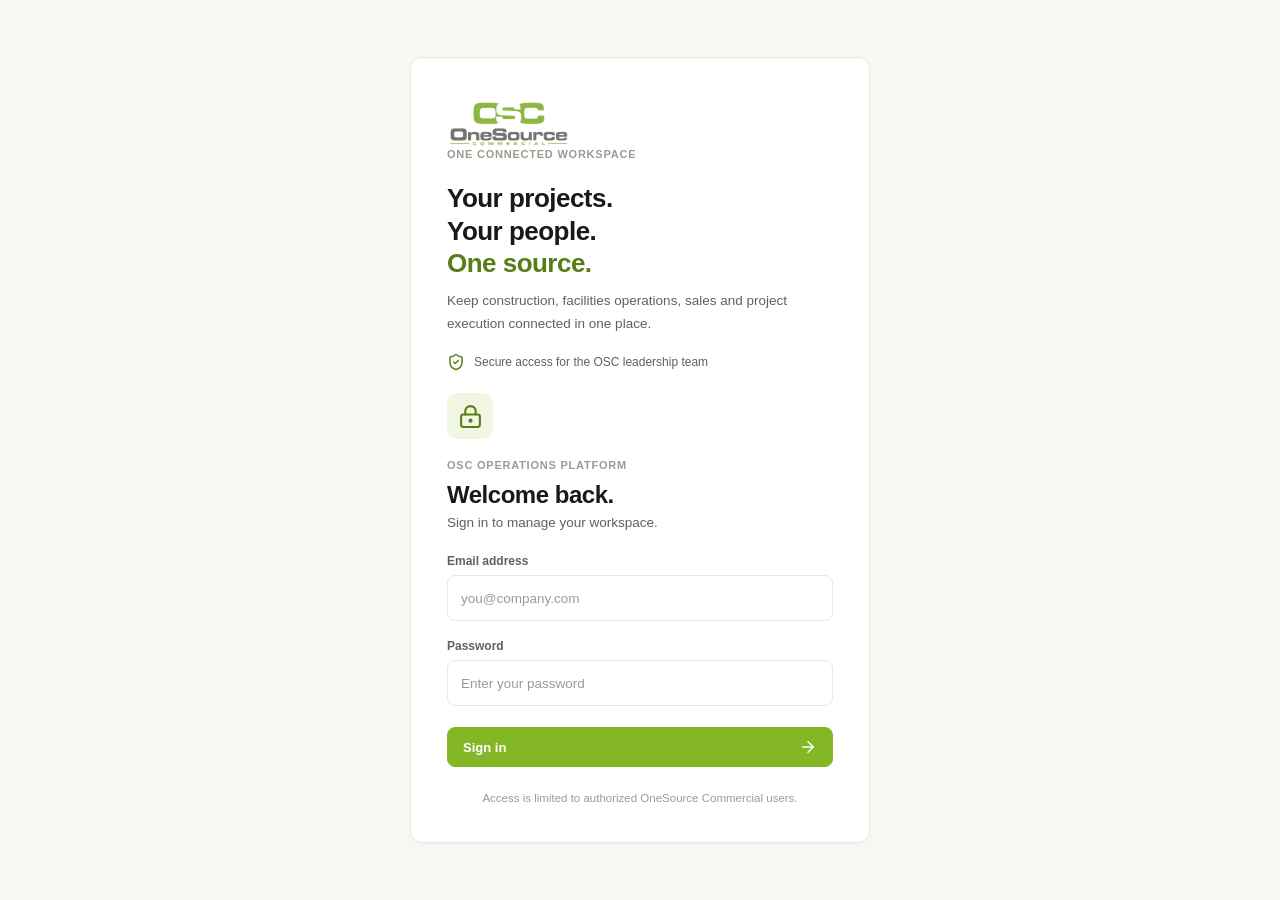
<file: index.html>
<!doctype html>
<html lang="en">
  <head>
    <meta charset="UTF-8" />
    <meta name="viewport" content="width=device-width, initial-scale=1, viewport-fit=cover" />
    <meta name="theme-color" content="#000000" />
    <meta name="description" content="OneSource Commercial business operations platform." />
    <title>OSC | OneSource Commercial</title>
    <script type="module" crossorigin src="/assets/index-DLXqfjLJ.js"></script>
    <link rel="stylesheet" crossorigin href="/assets/index-TkzuoEkD.css">
  </head>
  <body>
    <div id="root"></div>
  </body>
</html>
</file>
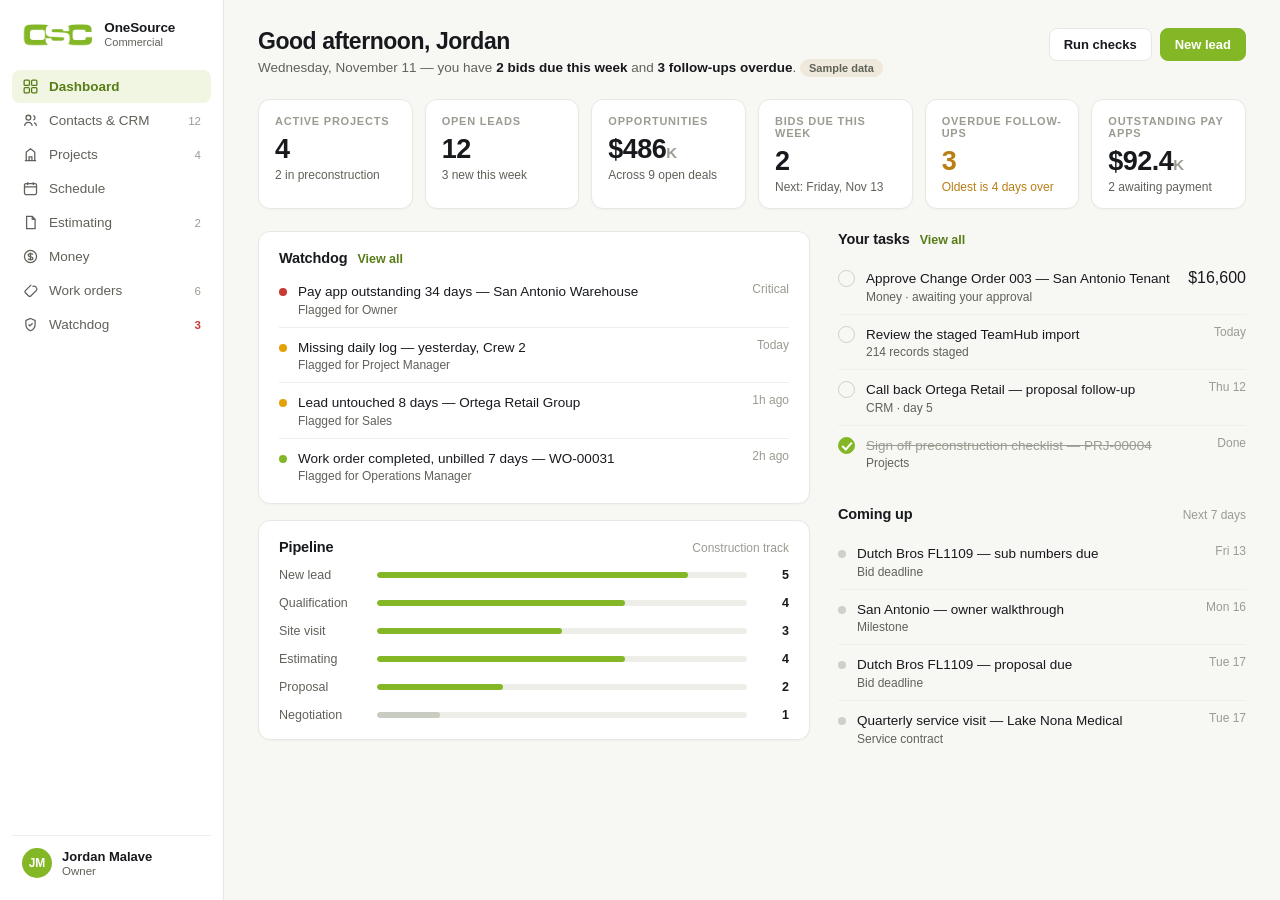
<file: sample-minimal.html>
<!DOCTYPE html>
<html lang="en">
<head>
<meta charset="UTF-8">
<meta name="viewport" content="width=device-width, initial-scale=1.0">
<title>OneSource Commercial — Dashboard (Minimal Sample)</title>
<style>
  :root{
    --bg:#f7f7f4; --surface:#ffffff; --line:#e8e8e2; --line-soft:#efefea;
    --ink:#17191d; --ink2:#5f6259; --ink3:#9a9c92;
    --green:#83b726; --green-dark:#587d16; --green-tint:#f0f6e2;
    --amber:#b97f14; --amber-bg:#fdf6e3; --red:#c93a32; --red-bg:#fdeeec;
    --sans:-apple-system,BlinkMacSystemFont,'Segoe UI',Inter,Roboto,'Helvetica Neue',Arial,sans-serif;
  }
  *{margin:0;padding:0;box-sizing:border-box}
  body{font-family:var(--sans); background:var(--bg); color:var(--ink); -webkit-font-smoothing:antialiased}
  .shell{display:flex; min-height:100vh}

  /* ---------- sidebar ---------- */
  .side{
    width:224px; flex:0 0 224px; background:var(--surface); border-right:1px solid var(--line);
    padding:20px 12px; display:flex; flex-direction:column; position:sticky; top:0; height:100vh;
  }
  .brand{display:flex; align-items:center; gap:9px; padding:0 10px 18px}
  .brand img{height:26px; display:block}
  .brand .n{font-size:13.5px; font-weight:650; letter-spacing:-.01em; line-height:1.2}
  .brand .s{font-size:11px; color:var(--ink2)}
  .nav{display:flex; flex-direction:column; gap:1px; margin-top:4px}
  .nav a{
    display:flex; align-items:center; gap:10px; padding:8px 10px; border-radius:8px;
    color:var(--ink2); text-decoration:none; font-size:13.5px; font-weight:500;
  }
  .nav a svg{width:17px; height:17px; flex:0 0 17px; stroke-width:1.8}
  .nav a:hover{background:#f4f4ef; color:var(--ink)}
  .nav a.active{background:var(--green-tint); color:var(--green-dark); font-weight:600}
  .nav a .cnt{margin-left:auto; font-size:11.5px; color:var(--ink3); font-variant-numeric:tabular-nums}
  .nav a .cnt.alert{color:var(--red); font-weight:600}
  .side .who{margin-top:auto; display:flex; align-items:center; gap:10px; padding:12px 10px 2px; border-top:1px solid var(--line-soft)}
  .avatar{width:30px; height:30px; border-radius:50%; background:var(--green); color:#fff; display:flex; align-items:center; justify-content:center; font-size:12px; font-weight:650}
  .who .n{font-size:13px; font-weight:600; line-height:1.25}
  .who .r{font-size:11.5px; color:var(--ink2)}

  /* ---------- main ---------- */
  .main{flex:1; min-width:0; padding:28px 34px 40px; max-width:1240px}
  .head{display:flex; align-items:flex-start; gap:16px; flex-wrap:wrap}
  .head h1{font-size:23px; font-weight:650; letter-spacing:-.02em}
  .head p{color:var(--ink2); font-size:13.5px; margin-top:5px}
  .head p b{color:var(--ink); font-weight:600}
  .head .acts{margin-left:auto; display:flex; gap:8px; align-items:center}
  .btn{
    font:inherit; font-size:13px; font-weight:550; padding:8px 14px; border-radius:8px;
    border:1px solid var(--line); background:var(--surface); color:var(--ink); cursor:pointer;
  }
  .btn:hover{border-color:#d8d8d0}
  .btn.primary{background:var(--green); border-color:var(--green); color:#fff; font-weight:600}
  .btn.primary:hover{background:#76a51f}
  .sampletag{font-size:11px; color:var(--ink2); background:#eee9da; border-radius:99px; padding:3px 9px; font-weight:550}

  /* KPI row — one aligned row of quiet tiles */
  .kpis{display:grid; grid-template-columns:repeat(6,1fr); gap:12px; margin:24px 0 8px}
  .kpi{background:var(--surface); border:1px solid var(--line); border-radius:12px; padding:15px 16px 14px; box-shadow:0 1px 2px rgba(23,25,29,.03)}
  .kpi .lab{font-size:11px; font-weight:600; letter-spacing:.07em; text-transform:uppercase; color:var(--ink3)}
  .kpi .val{font-size:27px; font-weight:650; letter-spacing:-.02em; font-variant-numeric:tabular-nums; margin-top:7px}
  .kpi .val small{font-size:15px; color:var(--ink3); font-weight:600}
  .kpi .note{font-size:12px; color:var(--ink2); margin-top:3px}
  .kpi.warn .val{color:var(--amber)}
  .kpi.warn .note{color:var(--amber)}

  /* content columns: cards used sparingly; lists breathe on the page */
  .cols{display:grid; grid-template-columns:1.15fr .85fr; gap:28px; margin-top:22px; align-items:start}
  .card{background:var(--surface); border:1px solid var(--line); border-radius:12px; padding:18px 20px 10px; box-shadow:0 1px 2px rgba(23,25,29,.03)}
  .card + .card{margin-top:16px}
  .secttl{display:flex; align-items:baseline; gap:10px; margin-bottom:6px}
  .secttl h2{font-size:14.5px; font-weight:650; letter-spacing:-.01em}
  .secttl .meta{margin-left:auto; font-size:12px; color:var(--ink3)}
  .secttl a{font-size:12.5px; color:var(--green-dark); text-decoration:none; font-weight:550}
  .plain h2{font-size:14.5px; font-weight:650; margin-bottom:6px}
  .plain .secttl{margin-bottom:6px}

  .item{display:flex; gap:11px; padding:10px 0; border-bottom:1px solid var(--line-soft); align-items:flex-start}
  .item:last-child{border-bottom:none}
  .dot{width:8px; height:8px; border-radius:50%; margin-top:6px; flex:0 0 8px}
  .dot.r{background:var(--red)} .dot.a{background:#e3a008} .dot.g{background:var(--green)} .dot.n{background:#cfd0c8}
  .item .tx{flex:1; min-width:0}
  .item .a{font-size:13.5px; line-height:1.45}
  .item .b{font-size:12px; color:var(--ink2); margin-top:1px}
  .item .when{font-size:12px; color:var(--ink3); white-space:nowrap; font-variant-numeric:tabular-nums}
  .item .amt{font-size:13.5px; font-weight:600; font-variant-numeric:tabular-nums; white-space:nowrap}

  .task{display:flex; gap:11px; padding:10px 0; border-bottom:1px solid var(--line-soft); align-items:flex-start}
  .task:last-child{border-bottom:none}
  .chk{width:17px; height:17px; border-radius:50%; border:1.5px solid #cfd0c8; flex:0 0 17px; margin-top:1px; position:relative}
  .chk.done{border-color:var(--green); background:var(--green)}
  .chk.done::after{content:""; position:absolute; left:5px; top:2px; width:4px; height:8px; border:solid #fff; border-width:0 2px 2px 0; transform:rotate(42deg)}
  .task .tx{flex:1}
  .task .a{font-size:13.5px; line-height:1.45}
  .task.done .a{color:var(--ink3); text-decoration:line-through}
  .task .b{font-size:12px; color:var(--ink2); margin-top:1px}
  .task .when{font-size:12px; color:var(--ink3); white-space:nowrap}

  /* pipeline: simple stage rows, no chart chrome */
  .stage{display:grid; grid-template-columns:86px 1fr 30px; align-items:center; gap:12px; padding:7px 0}
  .stage .sl{font-size:12.5px; color:var(--ink2)}
  .stage .track{height:6px; border-radius:99px; background:#eeeEE8; background:#eeeee8; overflow:hidden}
  .stage .fill{height:100%; background:var(--green); border-radius:99px}
  .stage .fill.dim{background:#c9ccc0}
  .stage .sv{font-size:12.5px; font-weight:600; text-align:right; font-variant-numeric:tabular-nums}

  @media (max-width:1180px){ .kpis{grid-template-columns:repeat(3,1fr)} }
  @media (max-width:860px){
    .side{display:none} .cols{grid-template-columns:1fr} .kpis{grid-template-columns:repeat(2,1fr)}
    .main{padding:20px 16px 32px}
  }
</style>
</head>
<body>
<div class="shell">

  <aside class="side">
    <div class="brand">
      <img src="assets/osc-mark-DjrDm8YT.png" alt="OSC">
      <div><div class="n">OneSource</div><div class="s">Commercial</div></div>
    </div>
    <nav class="nav">
      <a class="active" href="#"><svg viewBox="0 0 24 24" fill="none" stroke="currentColor"><rect x="3" y="3" width="7.5" height="7.5" rx="1.5"/><rect x="13.5" y="3" width="7.5" height="7.5" rx="1.5"/><rect x="3" y="13.5" width="7.5" height="7.5" rx="1.5"/><rect x="13.5" y="13.5" width="7.5" height="7.5" rx="1.5"/></svg>Dashboard</a>
      <a href="#"><svg viewBox="0 0 24 24" fill="none" stroke="currentColor"><circle cx="9" cy="8" r="3.4"/><path d="M3.5 19.5c.7-3.1 2.9-4.8 5.5-4.8s4.8 1.7 5.5 4.8M16 5a3.4 3.4 0 0 1 0 6.5M20.5 19.5c-.4-2.4-1.6-3.9-3.4-4.5"/></svg>Contacts &amp; CRM<span class="cnt">12</span></a>
      <a href="#"><svg viewBox="0 0 24 24" fill="none" stroke="currentColor"><path d="M4 20.5h16M6 20.5v-12l6-4.5 6 4.5v12M10 20.5v-5h4v5"/></svg>Projects<span class="cnt">4</span></a>
      <a href="#"><svg viewBox="0 0 24 24" fill="none" stroke="currentColor"><rect x="3.5" y="5" width="17" height="15.5" rx="2"/><path d="M3.5 9.8h17M8 3v4M16 3v4"/></svg>Schedule</a>
      <a href="#"><svg viewBox="0 0 24 24" fill="none" stroke="currentColor"><path d="M6.5 3.5h8l4 4v13h-12zM14.5 3.5v4h4"/></svg>Estimating<span class="cnt">2</span></a>
      <a href="#"><svg viewBox="0 0 24 24" fill="none" stroke="currentColor"><circle cx="12" cy="12" r="8.5"/><path d="M12 6.5v11M15.3 9.4c-.6-.9-1.9-1.4-3.3-1.4-1.9 0-3.2.9-3.2 2.2 0 3.2 6.5 1.7 6.5 4.2 0 1.3-1.5 2.2-3.3 2.2-1.5 0-2.9-.5-3.5-1.5"/></svg>Money</a>
      <a href="#"><svg viewBox="0 0 24 24" fill="none" stroke="currentColor"><path d="M14.7 6.3a4.2 4.2 0 0 1 5.9 5.3L12.4 19.8a2.1 2.1 0 0 1-3 0l-4.6-4.6a2.1 2.1 0 0 1 0-3l8.2-8.2"/></svg>Work orders<span class="cnt">6</span></a>
      <a href="#"><svg viewBox="0 0 24 24" fill="none" stroke="currentColor"><path d="M12 3.5l6.5 2.8v5.2c0 4.2-2.8 7.8-6.5 9.3-3.7-1.5-6.5-5.1-6.5-9.3V6.3z"/><path d="M9.2 12l2 2 3.8-3.8"/></svg>Watchdog<span class="cnt alert">3</span></a>
    </nav>
    <div class="who">
      <div class="avatar">JM</div>
      <div><div class="n">Jordan Malave</div><div class="r">Owner</div></div>
    </div>
  </aside>

  <main class="main">
    <div class="head">
      <div>
        <h1>Good afternoon, Jordan</h1>
        <p>Wednesday, November 11 — you have <b>2 bids due this week</b> and <b>3 follow-ups overdue</b>. <span class="sampletag">Sample data</span></p>
      </div>
      <div class="acts">
        <button class="btn">Run checks</button>
        <button class="btn primary">New lead</button>
      </div>
    </div>

    <section class="kpis">
      <div class="kpi"><div class="lab">Active projects</div><div class="val">4</div><div class="note">2 in preconstruction</div></div>
      <div class="kpi"><div class="lab">Open leads</div><div class="val">12</div><div class="note">3 new this week</div></div>
      <div class="kpi"><div class="lab">Opportunities</div><div class="val">$486<small>K</small></div><div class="note">Across 9 open deals</div></div>
      <div class="kpi"><div class="lab">Bids due this week</div><div class="val">2</div><div class="note">Next: Friday, Nov 13</div></div>
      <div class="kpi warn"><div class="lab">Overdue follow-ups</div><div class="val">3</div><div class="note">Oldest is 4 days over</div></div>
      <div class="kpi"><div class="lab">Outstanding pay apps</div><div class="val">$92.4<small>K</small></div><div class="note">2 awaiting payment</div></div>
    </section>

    <div class="cols">
      <div>
        <div class="card">
          <div class="secttl"><h2>Watchdog</h2><a href="#">View all</a></div>
          <div class="item"><span class="dot r"></span><div class="tx"><div class="a">Pay app outstanding 34 days — San Antonio Warehouse</div><div class="b">Flagged for Owner</div></div><span class="when">Critical</span></div>
          <div class="item"><span class="dot a"></span><div class="tx"><div class="a">Missing daily log — yesterday, Crew 2</div><div class="b">Flagged for Project Manager</div></div><span class="when">Today</span></div>
          <div class="item"><span class="dot a"></span><div class="tx"><div class="a">Lead untouched 8 days — Ortega Retail Group</div><div class="b">Flagged for Sales</div></div><span class="when">1h ago</span></div>
          <div class="item"><span class="dot g"></span><div class="tx"><div class="a">Work order completed, unbilled 7 days — WO-00031</div><div class="b">Flagged for Operations Manager</div></div><span class="when">2h ago</span></div>
        </div>

        <div class="card">
          <div class="secttl"><h2>Pipeline</h2><span class="meta">Construction track</span></div>
          <div class="stage"><span class="sl">New lead</span><div class="track"><div class="fill" style="width:84%"></div></div><span class="sv">5</span></div>
          <div class="stage"><span class="sl">Qualification</span><div class="track"><div class="fill" style="width:67%"></div></div><span class="sv">4</span></div>
          <div class="stage"><span class="sl">Site visit</span><div class="track"><div class="fill" style="width:50%"></div></div><span class="sv">3</span></div>
          <div class="stage"><span class="sl">Estimating</span><div class="track"><div class="fill" style="width:67%"></div></div><span class="sv">4</span></div>
          <div class="stage"><span class="sl">Proposal</span><div class="track"><div class="fill" style="width:34%"></div></div><span class="sv">2</span></div>
          <div class="stage"><span class="sl">Negotiation</span><div class="track"><div class="fill dim" style="width:17%"></div></div><span class="sv">1</span></div>
        </div>
      </div>

      <div>
        <section class="plain">
          <div class="secttl"><h2>Your tasks</h2><a href="#">View all</a></div>
          <div class="task"><span class="chk"></span><div class="tx"><div class="a">Approve Change Order 003 — San Antonio Tenant</div><div class="b">Money · awaiting your approval</div></div><span class="amt">$16,600</span></div>
          <div class="task"><span class="chk"></span><div class="tx"><div class="a">Review the staged TeamHub import</div><div class="b">214 records staged</div></div><span class="when">Today</span></div>
          <div class="task"><span class="chk"></span><div class="tx"><div class="a">Call back Ortega Retail — proposal follow-up</div><div class="b">CRM · day 5</div></div><span class="when">Thu 12</span></div>
          <div class="task done"><span class="chk done"></span><div class="tx"><div class="a">Sign off preconstruction checklist — PRJ-00004</div><div class="b">Projects</div></div><span class="when">Done</span></div>
        </section>

        <section class="plain" style="margin-top:26px">
          <div class="secttl"><h2>Coming up</h2><span class="meta">Next 7 days</span></div>
          <div class="item"><span class="dot n"></span><div class="tx"><div class="a">Dutch Bros FL1109 — sub numbers due</div><div class="b">Bid deadline</div></div><span class="when">Fri 13</span></div>
          <div class="item"><span class="dot n"></span><div class="tx"><div class="a">San Antonio — owner walkthrough</div><div class="b">Milestone</div></div><span class="when">Mon 16</span></div>
          <div class="item"><span class="dot n"></span><div class="tx"><div class="a">Dutch Bros FL1109 — proposal due</div><div class="b">Bid deadline</div></div><span class="when">Tue 17</span></div>
          <div class="item"><span class="dot n"></span><div class="tx"><div class="a">Quarterly service visit — Lake Nona Medical</div><div class="b">Service contract</div></div><span class="when">Tue 17</span></div>
        </section>
      </div>
    </div>
  </main>
</div>
</body>
</html>
</file>
<file: assets/index-TkzuoEkD.css>
.button.secondary{background:var(--surface);color:var(--ink);border:1px solid var(--line)}.button.secondary:hover:not(:disabled){border-color:#d8d8d0;color:var(--ink);background:var(--surface)}.button.small{min-height:34px;padding:7px 12px;font-size:12px}.button.danger-ghost{background:transparent;color:var(--red);border:1px solid rgba(201,58,50,.45)}.button.danger-ghost:hover:not(:disabled){border-color:var(--red);color:var(--red);background:var(--red-wash)}.crm-input{width:100%;min-height:42px;padding:10px 12px;border:1px solid var(--line);border-radius:var(--radius-sm);background:var(--surface);color:var(--ink);font-size:13px;outline:none}.crm-input::placeholder{color:var(--ink-3)}.crm-input:focus{border-color:var(--green);box-shadow:0 0 0 3px #83b7262e}textarea.crm-input{min-height:76px;resize:vertical}select.crm-input{-webkit-appearance:auto;-moz-appearance:auto;appearance:auto}input[type=checkbox],input[type=radio]{accent-color:var(--green)}.filter-bar{display:flex;flex-wrap:wrap;gap:12px;margin-bottom:20px}.filter-bar .crm-input{width:auto;min-width:180px}.filter-search{position:relative;flex:1;min-width:220px}.filter-search .crm-input{width:100%;padding-left:38px}.filter-search svg{position:absolute;left:12px;top:50%;transform:translateY(-50%);color:var(--ink-3)}.org-grid{display:grid;grid-template-columns:repeat(2,minmax(0,1fr));gap:14px}.org-card{padding:20px}.org-card-head{display:flex;align-items:flex-start;justify-content:space-between;gap:12px;margin-bottom:10px}.org-card h3{margin:0 0 4px;font-size:16px;font-weight:700}.org-meta{color:var(--ink-2);font-size:12px;line-height:1.7}.badge{display:inline-flex;align-items:center;padding:3px 9px;border:1px solid rgba(131,183,38,.35);border-radius:99px;background:var(--green-tint);color:var(--green-dark);font-size:11px;font-weight:600;white-space:nowrap}.badge.vendor{background:var(--panel-3);border-color:var(--line);color:var(--ink-2)}.badge.prospect{background:var(--amber-wash);border-color:#b97f1466;color:var(--amber)}.chip-row{display:flex;flex-wrap:wrap;gap:7px;margin:12px 0 4px}.chip{display:inline-flex;align-items:center;gap:6px;padding:4px 9px;border-radius:99px;background:var(--panel-3);border:1px solid var(--line);color:var(--ink-2);font-size:11px;font-weight:600}.chip button{display:inline-flex;padding:0;border:0;background:transparent;color:var(--ink-3)}.chip button:hover{color:var(--red)}.contact-list{margin-top:14px;border-top:1px solid var(--line)}.contact-row{display:flex;align-items:center;justify-content:space-between;gap:12px;padding:10px 0;border-bottom:1px solid var(--line-soft)}.contact-row:last-child{border-bottom:0}.contact-name{font-size:13px;font-weight:700}.contact-detail{color:var(--ink-2);font-size:11px;line-height:1.6}.card-actions{display:flex;gap:8px;margin-top:14px;flex-wrap:wrap}.trade-add{display:flex;gap:8px;margin-top:12px}.trade-add .crm-input{min-height:36px}.modal-backdrop{position:fixed;top:0;right:0;bottom:0;left:0;z-index:60;display:flex;align-items:flex-start;justify-content:center;padding:28px 16px;background:#17191d73;overflow-y:auto}.modal-card{width:min(680px,100%);padding:24px;border:1px solid var(--line);border-radius:14px;background:var(--surface);box-shadow:var(--shadow-floating)}.modal-head{display:flex;align-items:center;justify-content:space-between;gap:12px;margin-bottom:18px}.modal-head h2{margin:0;font-size:16px;font-weight:700;letter-spacing:.02em}.form-grid{display:grid;grid-template-columns:repeat(2,minmax(0,1fr));gap:14px}.field{display:flex;flex-direction:column;gap:6px}.field.full{grid-column:1 / -1}.field label{font-size:12px;font-weight:600;color:var(--ink-2)}.field-error{color:var(--red);font-size:11px;font-weight:600}.checkbox-row{display:flex;flex-wrap:wrap;gap:16px}.checkbox-row label{display:inline-flex;align-items:center;gap:7px;font-size:12px;font-weight:600;color:var(--ink)}.form-actions{display:flex;justify-content:flex-end;gap:10px;margin-top:20px}.crm-layout{display:grid;grid-template-columns:350px minmax(0,1fr);gap:14px;align-items:start}.crm-side{display:flex;flex-direction:column;gap:14px;min-width:0}.tabs{display:inline-flex;gap:4px;padding:4px;border:1px solid var(--line);border-radius:var(--radius-md);background:var(--panel-3)}.tab{padding:8px 15px;border:0;border-radius:var(--radius-sm);background:transparent;color:var(--ink-2);font-size:12.5px;font-weight:550}.tab:hover{color:var(--ink)}.tab.active{background:var(--surface);color:var(--ink);box-shadow:var(--shadow-card)}.mini-row{padding:11px 0;border-top:1px solid var(--line-soft)}.mini-row:first-of-type{border-top:0}.mini-title{display:flex;align-items:center;justify-content:space-between;gap:10px;font-size:13px;font-weight:700}.mini-detail{margin-top:3px;color:var(--ink-2);font-size:11px;line-height:1.6}.overdue{color:var(--red);font-weight:700}.board{display:flex;gap:12px;overflow-x:auto;padding-bottom:14px}.board-column{flex:1 0 240px;max-width:300px;padding:13px;border:1px solid var(--line);border-radius:var(--radius-lg);background:var(--panel-2);box-shadow:var(--shadow-card)}.board-column h3{display:flex;align-items:center;justify-content:space-between;margin:0 0 12px;font-size:11px;font-weight:600;letter-spacing:.07em;text-transform:uppercase;color:var(--ink-3)}.board-column h3 .section-count{margin-left:0}.opp-card{padding:12px;margin-bottom:9px;border:1px solid var(--line);border-radius:var(--radius-md);background:var(--surface);cursor:pointer}.opp-card:hover{border-color:var(--green-dim)}.opp-card.selected{border-color:var(--green);box-shadow:0 0 0 2px #83b72640}.opp-card h4{margin:0 0 5px;font-size:13px;font-weight:700;line-height:1.4}.opp-meta{color:var(--ink-2);font-size:11px;line-height:1.65}.opp-value{color:var(--green-dark);font-weight:700;font-variant-numeric:tabular-nums}.opp-actions{display:flex;gap:7px;margin-top:10px}.opp-actions select{flex:1;min-height:34px;font-size:11px}.timeline{display:flex;flex-direction:column}.timeline-item{padding:11px 0 11px 16px;border-left:2px solid var(--line);position:relative}.timeline-item:before{content:"";position:absolute;left:-5px;top:16px;width:8px;height:8px;border-radius:50%;background:var(--green)}.timeline-item h4{margin:0 0 3px;font-size:12px;font-weight:700}.timeline-item p{margin:0;color:var(--ink-2);font-size:11px;line-height:1.6}@media(max-width:1180px){.crm-layout,.org-grid{grid-template-columns:1fr}}@media(max-width:760px){.form-grid{grid-template-columns:1fr}.filter-bar .crm-input{width:100%}.board-column{flex-basis:82vw;max-width:82vw}}.status-badge{display:inline-flex;align-items:center;padding:3px 9px;border:1px solid var(--line);border-radius:99px;background:var(--panel-3);color:var(--ink-2);font-size:11px;font-weight:600;white-space:nowrap}.status-badge.pending{background:var(--amber-wash);border-color:#b97f1466;color:var(--amber)}.status-badge.active{background:var(--green-tint);border-color:#83b72659;color:var(--green-dark)}.status-badge.on_hold{background:var(--panel-3);color:var(--ink-2)}.status-badge.complete{background:var(--panel-3);border-color:var(--line);color:var(--ink-2)}.status-badge.todo{background:var(--panel-3);color:var(--ink-2)}.status-badge.in_progress{background:var(--green-tint);border-color:#83b72659;color:var(--green-dark)}.status-badge.blocked{background:var(--red-wash);border-color:#c93a3266;color:var(--red)}.status-badge.done{background:var(--panel-3);border-color:var(--line);color:var(--ink-2)}.status-badge.canceled{background:var(--panel-3);color:var(--ink-3)}.priority-badge.urgent{background:var(--red-wash);border-color:#c93a3266;color:var(--red)}.priority-badge.high{background:var(--amber-wash);border-color:#b97f1466;color:var(--amber)}.project-grid{display:grid;grid-template-columns:repeat(2,minmax(0,1fr));gap:14px}.project-card{display:block;padding:20px}a.project-card:hover,.project-card:hover{border-color:var(--green-dim);color:inherit}.project-card-head{display:flex;align-items:flex-start;justify-content:space-between;gap:12px;margin-bottom:6px}.project-card h3{margin:0 0 4px;font-size:16px;font-weight:700}.project-number{color:var(--green-dark);font-size:11.5px;font-weight:600}.project-meta{color:var(--ink-2);font-size:12px;line-height:1.7}.progress-track{height:6px;margin:14px 0 6px;border-radius:99px;background:#eeeee8;overflow:hidden}.progress-fill{height:100%;border-radius:99px;background:var(--green)}.progress-label{display:flex;justify-content:space-between;color:var(--ink-2);font-size:11.5px}.detail-back{display:inline-flex;align-items:center;gap:7px;margin-bottom:16px;color:var(--green-dark);font-size:12.5px;font-weight:600}.detail-head{padding:22px;margin-bottom:14px}.detail-head-top{display:flex;align-items:flex-start;justify-content:space-between;gap:16px;flex-wrap:wrap}.detail-head h1{margin:4px 0 6px;font-size:clamp(22px,3vw,29px);font-weight:700;letter-spacing:.01em}.detail-head-actions{display:flex;align-items:center;gap:10px;flex-wrap:wrap}.detail-head-actions .crm-input{width:auto;min-width:150px;min-height:40px}.kv-grid{display:grid;grid-template-columns:repeat(4,minmax(0,1fr));gap:16px 22px;margin-top:20px}.kv{min-width:0}.kv dt{margin:0 0 4px;color:var(--ink-3);font-size:11px;font-weight:600;letter-spacing:.07em;text-transform:uppercase}.kv dd{margin:0;color:var(--ink);font-size:13px;font-weight:600;overflow-wrap:anywhere}.detail-tabs{margin-bottom:14px}.checklist-progress{display:flex;align-items:center;gap:14px;margin-bottom:8px}.checklist-progress .progress-track{flex:1;margin:0}.checklist-progress span{color:var(--ink-2);font-size:11.5px;white-space:nowrap}.checklist-item{display:flex;align-items:flex-start;gap:12px;padding:12px 0;border-top:1px solid var(--line-soft)}.checklist-item:first-of-type{border-top:0}.checklist-item input[type=checkbox]{width:17px;height:17px;margin-top:1px;accent-color:var(--green);flex-shrink:0}.checklist-body{flex:1;min-width:0}.checklist-title{font-size:13px;font-weight:700}.checklist-title.done{color:var(--ink-3);text-decoration:line-through}.checklist-detail{color:var(--ink-2);font-size:11px;line-height:1.6}.required-tag{margin-left:8px;padding:2px 7px;border:1px solid rgba(185,127,20,.4);border-radius:99px;background:var(--amber-bg);color:var(--amber);font-size:10.5px;font-weight:600;vertical-align:2px}.file-row{display:flex;align-items:center;justify-content:space-between;gap:14px;padding:12px 0;border-top:1px solid var(--line-soft)}.file-row:first-of-type{border-top:0}.file-main{display:flex;align-items:center;gap:12px;min-width:0}.file-icon{display:flex;align-items:center;justify-content:center;width:36px;height:36px;border:1px solid var(--line);border-radius:var(--radius-md);background:var(--green-tint);color:var(--green-dark);flex-shrink:0}.file-name{font-size:13px;font-weight:700;overflow-wrap:anywhere}.file-detail{color:var(--ink-2);font-size:11px;line-height:1.6}.file-actions{display:flex;gap:8px;flex-shrink:0}.upload-bar{display:flex;flex-wrap:wrap;align-items:center;gap:10px;margin-bottom:8px}.upload-bar .crm-input{width:auto;min-width:150px}.upload-bar input[type=file]{font-size:12px;color:var(--ink-2);max-width:100%}.task-card{cursor:default}.task-card .opp-actions select{flex:1}.task-comments{margin-top:12px;padding-top:12px;border-top:1px solid var(--line-soft)}.comment-row{padding:9px 0;border-top:1px solid var(--line-soft)}.comment-row:first-of-type{border-top:0}.comment-meta{color:var(--ink-3);font-size:11.5px}.comment-body{margin-top:2px;font-size:12px;line-height:1.6;color:var(--ink)}.comment-form{display:flex;gap:8px;margin-top:10px}.comment-form .crm-input{flex:1;min-height:38px}.note-row{padding:13px 0;border-top:1px solid var(--line-soft)}.note-row:first-of-type{border-top:0}.note-head{display:flex;align-items:baseline;justify-content:space-between;gap:12px}.note-title{font-size:13px;font-weight:700}.note-meta{color:var(--ink-3);font-size:11.5px;white-space:nowrap}.note-body{margin-top:4px;color:var(--ink-2);font-size:12px;line-height:1.7;white-space:pre-wrap}.member-row{display:flex;align-items:center;justify-content:space-between;gap:12px;padding:10px 0;border-top:1px solid var(--line-soft)}.member-row:first-of-type{border-top:0}.member-name{font-size:13px;font-weight:700}.member-detail{color:var(--ink-2);font-size:11px}.member-add{display:flex;flex-wrap:wrap;gap:8px;margin-top:14px}.member-add .crm-input{width:auto;flex:1;min-width:150px;min-height:38px}.section-stack{display:flex;flex-direction:column;gap:14px}@media(max-width:1180px){.kv-grid{grid-template-columns:repeat(2,minmax(0,1fr))}}@media(max-width:760px){.project-grid{grid-template-columns:1fr}.kv-grid{grid-template-columns:1fr 1fr}.file-row{flex-direction:column;align-items:flex-start}}.status-badge.wo-received{background:var(--panel-3);color:var(--ink-2)}.status-badge.wo-quoted{background:var(--amber-wash);border-color:#b97f1466;color:var(--amber)}.status-badge.wo-approved,.status-badge.wo-scheduled,.status-badge.wo-in_progress{background:var(--green-wash);border-color:#83b72666;color:var(--green-dark)}.status-badge.wo-completed{background:var(--panel-3);border-color:var(--line);color:var(--ink-2)}.status-badge.wo-invoiced{background:var(--amber-wash);border-color:#b97f1466;color:var(--amber)}.status-badge.wo-paid{background:var(--green-wash);border-color:#83b72666;color:var(--green-dark)}.status-badge.wo-canceled{background:var(--panel-3);color:var(--ink-3)}.status-badge.wo-contract-draft{background:var(--panel-3);color:var(--ink-2)}.status-badge.wo-contract-active{background:var(--green-wash);border-color:#83b72666;color:var(--green-dark)}.status-badge.wo-contract-on_hold{background:var(--amber-wash);border-color:#b97f1466;color:var(--amber)}.status-badge.wo-contract-expired{background:var(--red-wash);border-color:#c93a3266;color:var(--red)}.status-badge.wo-contract-canceled{background:var(--panel-3);color:var(--ink-3)}.status-badge.log-draft{background:var(--panel-3);color:var(--ink-2)}.status-badge.log-submitted{background:var(--green-wash);border-color:#83b72666;color:var(--green-dark)}.status-badge.log-corrected{background:var(--amber-wash);border-color:#b97f1466;color:var(--amber)}.status-badge.punch-open{background:var(--red-wash);border-color:#c93a3266;color:var(--red)}.status-badge.punch-ready{background:var(--amber-wash);border-color:#b97f1466;color:var(--amber)}.status-badge.punch-verified{background:var(--green-wash);border-color:#83b72666;color:var(--green-dark)}.status-badge.punch-closed{background:var(--panel-3);border-color:var(--line);color:var(--ink-2)}.photo-strip{display:flex;flex-wrap:wrap;gap:12px;margin-top:6px}.photo-thumb{margin:0;width:128px}.photo-thumb img{width:128px;height:96px;object-fit:cover;display:block;border-radius:var(--radius-sm);border:1px solid var(--line);background:var(--panel-2)}.photo-thumb-placeholder{width:128px;height:96px;display:flex;align-items:center;justify-content:center;border-radius:var(--radius-sm);border:1px dashed var(--line);color:var(--ink-3);background:var(--panel)}.photo-thumb figcaption{display:flex;flex-direction:column;gap:1px;margin-top:5px}.photo-thumb-type{font-size:11px;font-weight:600;text-transform:uppercase;letter-spacing:.07em;color:var(--green-dark)}.photo-thumb-name{font-size:11px;color:var(--ink-2);overflow:hidden;text-overflow:ellipsis;white-space:nowrap}.sync-indicator{display:inline-flex;align-items:center;gap:6px;padding:6px 12px;border-radius:99px;cursor:pointer;border:1px solid var(--line);background:var(--surface);font-size:11.5px;font-weight:600;color:var(--ink-2)}.sync-indicator.is-offline{background:var(--amber-wash);border-color:#b97f1473;color:var(--amber)}.sync-indicator .spin{animation:osc-spin 1.1s linear infinite}@keyframes osc-spin{0%{transform:rotate(0)}to{transform:rotate(360deg)}}.cal-toolbar{display:flex;align-items:center;justify-content:space-between;gap:14px;flex-wrap:wrap;margin-bottom:18px}.cal-toolbar-left{display:flex;align-items:center;gap:10px;flex-wrap:wrap}.cal-title{margin:0;font-size:19px;font-weight:700;letter-spacing:.01em}.cal-nav{display:inline-flex;gap:6px}.cal-nav .icon-button{border:1px solid var(--line);background:var(--panel)}.cal-filters{display:flex;align-items:center;gap:10px;flex-wrap:wrap}.cal-filters .crm-input{width:auto;min-width:190px}.cal-mine{display:inline-flex;align-items:center;gap:7px;font-size:12px;font-weight:600;color:var(--ink)}.cal-mine input{width:17px;height:17px;accent-color:var(--green)}.cal-weekdays{display:grid;grid-template-columns:repeat(7,minmax(0,1fr));gap:8px;margin-bottom:8px}.cal-weekdays span{color:var(--ink-3);font-size:11px;font-weight:600;letter-spacing:.07em;text-transform:uppercase;text-align:left;padding:0 4px}.cal-grid{display:grid;grid-template-columns:repeat(7,minmax(0,1fr));gap:8px}.cal-cell{min-height:108px;padding:8px;border:1px solid var(--line);border-radius:var(--radius-lg);background:var(--surface);color:var(--ink);text-align:left;display:flex;flex-direction:column;gap:4px;overflow:hidden;cursor:pointer}.cal-cell:hover{border-color:var(--green-dim)}.cal-cell.other-month{background:var(--panel-2)}.cal-cell.other-month .cal-daynum{color:var(--ink-3)}.cal-cell.today{border-color:var(--green);box-shadow:inset 0 0 0 1px var(--green)}.cal-daynum{font-size:12px;font-weight:700;font-variant-numeric:tabular-nums;color:var(--ink)}.cal-cell.today .cal-daynum{color:var(--green-dark)}.cal-chip{display:block;width:100%;padding:4px 7px;border:1px solid rgba(131,183,38,.3);border-radius:var(--radius-sm);background:var(--green-tint);color:var(--green-dark);font-size:10.5px;font-weight:600;line-height:1.35;text-align:left;white-space:nowrap;overflow:hidden;text-overflow:ellipsis}button.cal-chip{cursor:pointer}button.cal-chip:hover{background:#83b72638}a.cal-chip{text-decoration:none}a.cal-chip:hover{color:var(--green-dark);background:#83b7262e}.cal-chip.completed{background:var(--panel-3);border-color:var(--line);color:var(--ink-3);text-decoration:line-through}.cal-chip.milestone{background:var(--amber-wash);border-color:#b97f1459;color:var(--amber)}.cal-chip.milestone.completed{background:var(--panel-3);border-color:var(--line);color:var(--ink-2);text-decoration:none}.cal-chip.milestone.overdue{background:var(--red-wash);border-color:#c93a3266;color:var(--red)}.cal-more{color:var(--ink-3);font-size:11px;padding:0 4px}.cal-week{display:grid;grid-template-columns:repeat(7,minmax(0,1fr));gap:8px}.cal-week-day{min-height:220px;padding:10px;border:1px solid var(--line);border-radius:var(--radius-lg);background:var(--surface);display:flex;flex-direction:column;gap:6px}.cal-week-day.today{border-color:var(--green);box-shadow:inset 0 0 0 1px var(--green)}.cal-week-day h3{margin:0 0 4px;font-size:11px;font-weight:600;letter-spacing:.07em;text-transform:uppercase;color:var(--ink-3)}.cal-week-day .cal-chip{white-space:normal}.agenda-day{margin-bottom:18px}.agenda-day h3{margin:0 0 8px;font-size:13px;font-weight:700}.agenda-item{display:flex;align-items:center;justify-content:space-between;gap:14px;width:100%;padding:10px 0;border:0;border-top:1px solid var(--line-soft);background:transparent;color:var(--ink);text-align:left;font:inherit}button.agenda-item{cursor:pointer}button.agenda-item:hover .agenda-item-title{color:var(--green-dark)}.agenda-item-main{min-width:0}.agenda-item-title{font-size:13px;font-weight:700}.agenda-item-detail{color:var(--ink-2);font-size:11px;line-height:1.6}.agenda-item-time{flex-shrink:0;color:var(--ink-2);font-size:12px;font-variant-numeric:tabular-nums;text-align:right}.assignee-list{display:flex;flex-direction:column;gap:7px;max-height:168px;overflow-y:auto;padding:10px;border:1px solid var(--line);border-radius:var(--radius-sm);background:var(--panel)}.assignee-list label{display:inline-flex;align-items:center;gap:8px;font-size:12px;font-weight:600;color:var(--ink)}.assignee-list input{width:17px;height:17px;accent-color:var(--green)}.conflict-box{margin-top:14px;padding:12px 14px;border:1px solid rgba(185,127,20,.4);border-radius:var(--radius-sm);background:var(--amber-wash);color:var(--amber);font-size:12px;line-height:1.6}.conflict-box strong{display:block;margin-bottom:4px}.conflict-box ul{margin:0;padding-left:18px}.status-badge.planned{background:var(--panel-3);color:var(--ink-2)}.status-badge.at_risk{background:var(--amber-wash);border-color:#b97f1466;color:var(--amber)}.status-badge.missed{background:var(--red-wash);border-color:#c93a3266;color:var(--red)}.status-badge.completed{background:var(--panel-3);border-color:var(--line);color:var(--ink-2)}.status-badge.scheduled,.status-badge.confirmed{background:var(--green-tint);border-color:#83b72659;color:var(--green-dark)}.milestone-row{display:flex;align-items:flex-start;justify-content:space-between;gap:14px;padding:12px 0;border-top:1px solid var(--line-soft)}.milestone-row:first-of-type{border-top:0}.milestone-main{min-width:0}.milestone-title{font-size:13px;font-weight:700}.milestone-detail{color:var(--ink-2);font-size:11px;line-height:1.6}.milestone-actions{display:flex;align-items:center;gap:8px;flex-shrink:0;flex-wrap:wrap}.milestone-actions .crm-input{width:auto;min-height:36px}.milestone-form{display:grid;grid-template-columns:repeat(2,minmax(0,1fr));gap:12px;margin-bottom:8px}@media(max-width:1100px){.cal-week{grid-template-columns:repeat(2,minmax(0,1fr))}}@media(max-width:760px){.cal-grid{gap:5px}.cal-cell{min-height:74px;padding:5px}.cal-chip{font-size:9.5px;padding:3px 5px}.cal-week{grid-template-columns:1fr}.cal-week-day{min-height:0}.milestone-form{grid-template-columns:1fr}.milestone-row{flex-direction:column}}.page-heading{display:flex;align-items:flex-end;justify-content:space-between;gap:20px;margin-bottom:14px}.page-heading h1{margin:0 0 5px;color:var(--ink);font-size:23px;font-weight:650;letter-spacing:-.02em;line-height:1.25}.page-heading p{margin:0;color:var(--ink-2);font-size:13.5px;line-height:1.55}.page-heading .page-actions{display:flex;align-items:center;gap:9px;flex-wrap:wrap;flex-shrink:0}.stat-grid{display:grid;grid-template-columns:repeat(4,minmax(0,1fr));gap:14px}.stat-card{display:flex;flex-direction:column;gap:6px;min-height:96px;padding:14px 16px 13px;background:var(--surface);border:1px solid var(--line);border-radius:var(--radius-lg);box-shadow:var(--shadow-card)}.stat-card span{color:var(--ink-3);font-size:11px;font-weight:600;letter-spacing:.07em;text-transform:uppercase;line-height:1.5}.stat-card strong{margin-top:auto;color:var(--ink);font-size:27px;font-weight:650;font-variant-numeric:tabular-nums;letter-spacing:-.02em;line-height:1.1}.stat-card small{color:var(--ink-2);font-size:11.5px;line-height:1.45}.panel-title{display:flex;align-items:baseline;justify-content:space-between;gap:12px;margin-bottom:12px}.panel-title h2{margin:0;font-size:15px;font-weight:700}.panel-title span{color:var(--ink-3);font-size:12px;font-weight:500;white-space:nowrap}.due-overdue{color:var(--red);font-weight:700}.due-soon{color:var(--amber);font-weight:700}.countdown-pill{display:inline-flex;align-items:center;gap:6px;padding:3px 9px;border:1px solid var(--line);border-radius:99px;background:var(--panel-3);color:var(--ink-2);font-size:11.5px;font-weight:600;white-space:nowrap}.countdown-pill.overdue{background:var(--red-wash);color:var(--red);border-color:#c93a3266}.countdown-pill.due-soon{background:var(--amber-wash);color:var(--amber);border-color:#b97f1466}.bid-card{padding:20px;margin-bottom:14px}.bid-card:last-of-type{margin-bottom:0}.bid-card-head{display:flex;align-items:flex-start;justify-content:space-between;gap:14px;flex-wrap:wrap}.bid-card-head h3{margin:0 0 4px;font-size:16px;font-weight:700}.bid-card-actions{display:flex;align-items:center;gap:9px;flex-wrap:wrap}.bid-card-head .bid-card-actions{flex-wrap:nowrap;flex-shrink:0}.bid-card .countdown-pill{min-width:128px;min-height:36px;justify-content:center;flex-shrink:0;font-variant-numeric:tabular-nums}.bid-card-head .bid-card-actions .crm-input{min-width:132px}.coverage-grid{display:grid;grid-template-columns:repeat(auto-fill,minmax(210px,1fr));gap:10px;margin:14px 0 4px}.coverage-box{padding:13px;border:1px solid var(--line);border-radius:var(--radius-md);background:var(--panel-2)}.coverage-box strong{display:block;font-size:13px;margin-bottom:5px}.coverage-box span{color:var(--ink-2);font-size:11px;line-height:1.6;display:block}.coverage-box.thin{border-color:#b97f1466;background:var(--amber-wash)}.est-table-wrap{overflow-x:auto;margin-top:12px}.est-table{width:100%;border-collapse:collapse;font-size:12.5px}.est-table th{text-align:left;padding:8px 10px;color:var(--ink-3);font-size:11.5px;font-weight:600;border-bottom:1px solid var(--line);white-space:nowrap}.est-table td{padding:8px 10px;border-bottom:1px solid var(--line-soft);vertical-align:middle}.est-table tr.selected-row td{background:var(--green-wash)}.est-table .num{text-align:right;font-variant-numeric:tabular-nums;white-space:nowrap}.est-table th.num{text-align:right}.est-table .row-actions{display:flex;gap:6px;justify-content:flex-end}.items-table td{padding:5px 8px}.items-table .crm-input{min-height:34px;padding:6px 9px;font-size:12.5px}.items-table .num-input{text-align:right;font-variant-numeric:tabular-nums}.items-table .desc-input{min-width:190px}.items-table .code-input{width:86px}.items-table .unit-input{width:64px}.items-table .money-cell{font-weight:700;color:var(--ink);font-variant-numeric:tabular-nums}.items-table tr.dirty-row td{background:#b97f140f}.items-table .icon-button{width:32px;height:32px}.totals-panel{display:grid;grid-template-columns:repeat(auto-fit,minmax(180px,1fr));gap:10px;margin-top:16px}.total-box{padding:14px;border:1px solid var(--line);border-radius:var(--radius-md);background:var(--panel-2)}.total-box span{display:block;color:var(--ink-3);font-size:11px;font-weight:600;margin-bottom:6px;text-transform:uppercase;letter-spacing:.07em}.total-box strong{font-size:19px;font-weight:700;font-variant-numeric:tabular-nums}.total-box.grand{background:var(--green-wash);border-color:var(--green-dim)}.total-box.grand strong{color:var(--green-dark);font-size:22px}.est-head-actions{display:flex;align-items:center;gap:10px;flex-wrap:wrap}.est-meta{color:var(--ink-2);font-size:12px;line-height:1.55;margin:0}.frozen-note{display:flex;gap:10px;align-items:flex-start;padding:12px 14px;margin:14px 0;border:1px solid rgba(185,127,20,.4);border-radius:var(--radius-md);background:var(--amber-bg);color:var(--amber);font-size:12px;line-height:1.6}.inline-form{display:grid;grid-template-columns:repeat(auto-fit,minmax(150px,1fr));gap:10px;margin-top:12px;align-items:end}.inline-form .button{min-height:42px}.list-row{display:flex;align-items:center;gap:14px;padding:12px 0;border-bottom:1px solid var(--line-soft)}.list-row:last-child{border-bottom:0}.list-row>div{flex:1;min-width:0}.list-row>div strong{font-size:13.5px;font-weight:700}.list-row>strong{font-variant-numeric:tabular-nums;white-space:nowrap}.list-row .badge,.list-row .button{flex-shrink:0}@media(max-width:760px){.bid-card{padding:16px}.items-table .desc-input{min-width:150px}.page-heading{flex-direction:column;align-items:flex-start;gap:13px}.stat-grid{grid-template-columns:repeat(2,minmax(0,1fr))}.list-row{flex-wrap:wrap}}@media(max-width:520px){.stat-grid{grid-template-columns:1fr}}.money-page .section-card{margin-bottom:14px}.table-scroll{overflow-x:auto;margin-top:12px}.link-button{background:none;border:0;padding:0;color:var(--green-dark);font-weight:700;cursor:pointer;text-align:left}.link-button:hover{text-decoration:underline}.button-row{display:flex;gap:10px;flex-wrap:wrap}.icon-button.danger{color:var(--red)}.money-project-picker{max-width:460px}.money-contract-strip{margin-top:16px}.money-small-strong{font-size:1rem!important}.money-form{margin-top:16px;align-items:end}.money-form-action{display:flex;align-items:end}.money-subhead{display:flex;align-items:center;gap:8px;margin:22px 0 10px;font-size:1rem}.money-empty{display:grid;gap:10px}.money-inline-edit{display:inline-flex;gap:6px;align-items:center}.money-inline-input{width:110px;padding:5px 8px}.money-actions{display:inline-flex;gap:6px;align-items:center;flex-wrap:wrap}.money-reject-row{display:flex;gap:6px;margin-top:8px;align-items:center}.money-reject-note{display:block;margin-top:6px;color:var(--red);font-size:.82rem}.money-row-selected td{background:#83b72617}.money-co-detail{margin-top:18px;border-top:1px solid var(--line);padding-top:6px}.money-app-editor{margin-top:20px;border-top:1px solid var(--line);padding-top:14px}.money-footnote{margin-top:10px;font-size:.85rem}.owner-badge{background:var(--green-tint);border-color:#83b72659;color:var(--green-dark)}.badge.co-draft,.badge.app-draft{background:var(--panel-3);border-color:var(--line);color:var(--ink-2)}.badge.co-pending{background:var(--amber-wash);border-color:#b97f1466;color:var(--amber)}.badge.co-approved,.badge.app-approved,.badge.app-paid{background:var(--green-tint);border-color:#83b72659;color:var(--green-dark)}.badge.co-rejected,.badge.app-disputed{background:var(--red-wash);border-color:#c93a3266;color:var(--red)}.badge.co-void,.badge.app-void{background:var(--panel-3);border-color:var(--line);color:var(--ink-3)}.badge.app-submitted{background:var(--panel-3);border-color:var(--line);color:var(--ink)}.badge.app-partially_paid{background:var(--amber-wash);border-color:#b97f1466;color:var(--amber)}.badge.status-draft{background:var(--panel-3);border-color:var(--line);color:var(--ink-2)}.badge.status-approved{background:var(--green-tint);border-color:#83b72659;color:var(--green-dark)}.badge.status-superseded{background:var(--panel-3);border-color:var(--line);color:var(--ink-3)}.button.danger-solid{background:var(--red);border-color:var(--red);color:#fff}.button.danger-solid:hover:not(:disabled){background:var(--red);color:#fff;filter:brightness(1.08)}.g702-table{width:100%;border-collapse:collapse;margin:12px 0 20px;max-width:760px}.g702-table td{padding:8px 12px;border-bottom:1px solid var(--line-soft)}.g702-table td:last-child{text-align:right;font-variant-numeric:tabular-nums;white-space:nowrap;width:180px}.g702-table .g702-strong td{font-weight:700;background:var(--panel-2)}.g702-table .g702-grand td{font-weight:800;font-size:1.05rem;background:var(--green-tint);border-top:2px solid var(--green);border-bottom:2px solid var(--green)}.money-print-head h3{margin:18px 0 2px;font-size:1.02rem}.money-print-head p{margin:0 0 6px;color:var(--ink-2);font-size:.9rem}.g703-table input.money-inline-input{width:96px}@media print{body *{visibility:hidden}.print-area,.print-area *{visibility:visible}.print-area{position:absolute;inset:0 auto auto 0;width:100%;padding:24px;background:#fff;color:#000}.print-area *{color:#000!important;background:#fff!important;border-color:#999!important;box-shadow:none!important;text-shadow:none!important}.print-area .g702-table td,.print-area .est-table td,.print-area .est-table th{border-bottom:1px solid #bbb!important}.print-area .g702-table .g702-grand td{border-top:2px solid #000!important;border-bottom:2px solid #000!important}.print-area .table-scroll{overflow:visible}.print-area input,.print-area button{display:none!important}}.wd-group{margin-top:1.1rem}.wd-group-head{display:flex;align-items:center;gap:.6rem;margin:0 0 .6rem;font-size:.95rem}.badge.severity-critical{background:var(--red-wash);border-color:#c93a3266;color:var(--red)}.badge.severity-warning{background:var(--amber-wash);border-color:#b97f1466;color:var(--amber)}.badge.severity-info{background:var(--green-tint);border-color:#83b72659;color:var(--green-dark)}.wd-list{display:grid;gap:.7rem}.wd-finding{position:relative;border:1px solid var(--line);border-radius:var(--radius-lg);padding:.85rem 1rem;background:var(--surface);box-shadow:var(--shadow-card)}.wd-finding-head{display:flex;flex-wrap:wrap;align-items:center;gap:.5rem}.wd-detail{margin:.55rem 0 .35rem;font-size:.98rem;line-height:1.5}.wd-meta{margin:0;font-size:.85rem}.wd-actions{display:flex;flex-wrap:wrap;gap:.45rem;margin-top:.7rem}.button.small{min-height:34px;padding:.35rem .7rem;font-size:.85rem}.wd-settings{display:grid;gap:.6rem}.wd-setting-row{display:flex;flex-wrap:wrap;align-items:center;gap:.9rem;border:1px solid var(--line);border-radius:var(--radius-md);background:var(--surface);padding:.7rem .9rem}.wd-setting-main{flex:1 1 260px}.wd-setting-main strong{display:block}.wd-setting-main p{margin:.25rem 0 0;font-size:.85rem}.wd-setting-field{display:flex;align-items:center;gap:.4rem;font-size:.85rem;color:var(--ink-2)}.wd-setting-field input[type=number]{width:4.5rem}.wd-prefs{display:grid;gap:.55rem;margin-bottom:.8rem}.wd-pref-row{display:flex;align-items:flex-start;gap:.6rem;font-size:.95rem}.wd-pref-row input[type=checkbox]{margin-top:.2rem;accent-color:var(--green)}.wd-quiet-hours{display:flex;flex-wrap:wrap;gap:.8rem;margin-left:1.6rem}.notif-root{position:relative;display:inline-flex}.notification-button{position:relative}.notif-badge{position:absolute;top:1px;right:1px;min-width:17px;height:17px;padding:0 4px;border-radius:99px;background:var(--red);color:#fff;font-size:10px;font-weight:700;line-height:17px;text-align:center}.notif-panel{position:absolute;top:calc(100% + 10px);right:0;width:min(380px,calc(100vw - 32px));max-height:min(560px,calc(100dvh - 110px));display:flex;flex-direction:column;background:var(--surface);border:1px solid var(--line);border-radius:var(--radius-lg);box-shadow:var(--shadow-floating);z-index:60;overflow:hidden}.notif-panel-head{display:flex;align-items:center;justify-content:space-between;padding:12px 14px;border-bottom:1px solid var(--line);font-size:13px;font-weight:650;letter-spacing:-.01em}.notif-mark-all{display:inline-flex;align-items:center;gap:5px;border:0;background:transparent;color:var(--green-dark);font-size:12px;font-weight:700}.notif-mark-all:hover{text-decoration:underline}.notif-list{list-style:none;margin:0;padding:0;overflow-y:auto}.notif-item{display:flex;flex-direction:column;gap:2px;width:100%;padding:10px 14px;border:0;border-bottom:1px solid var(--line-soft);background:transparent;color:var(--ink);text-align:left}.notif-item:hover{background:#f4f4ef}.notif-item.unread{background:#83b7260f}.notif-item.unread .notif-title{font-weight:800}.notif-item-top{display:flex;justify-content:space-between;gap:8px}.notif-kind{font-size:11px;font-weight:600;color:var(--green-dark)}.notif-time{font-size:11px;color:var(--ink-3)}.notif-title{font-size:13px;font-weight:600;color:var(--ink)}.notif-body{font-size:12px;color:var(--ink-2);line-height:1.45}.notif-empty{padding:16px 14px;margin:0;font-size:12px;color:var(--ink-2);line-height:1.6}.notif-footer{padding:11px 14px;border:0;border-top:1px solid var(--line);background:var(--surface);color:var(--green-dark);font-size:12px;font-weight:700;text-align:left}.notif-footer:hover{text-decoration:underline}:root{font-family:-apple-system,BlinkMacSystemFont,Segoe UI,Inter,Roboto,Helvetica Neue,Arial,sans-serif;color:#17191d;background:#f7f7f4;font-synthesis:none;text-rendering:optimizeLegibility;-webkit-font-smoothing:antialiased;--bg: #f7f7f4;--surface: #ffffff;--line: #e8e8e2;--line-soft: #efefea;--ink: #17191d;--ink2: #5f6259;--ink3: #9a9c92;--green: #83b726;--green-dark: #587d16;--green-tint: #f0f6e2;--amber: #b97f14;--amber-bg: #fdf6e3;--red: #c93a32;--red-bg: #fdeeec;--panel: #ffffff;--panel-2: #fbfbf8;--panel-3: #f1f1ec;--ink-2: #5f6259;--ink-3: #9a9c92;--green-2: #8eb643;--green-dim: #587d16;--green-wash: #f0f6e2;--amber-wash: #fdf6e3;--red-wash: #fdeeec;--sans: -apple-system, BlinkMacSystemFont, "Segoe UI", Inter, Roboto, "Helvetica Neue", Arial, sans-serif;--osc-green: #83b726;--osc-green-light: #8eb643;--osc-green-dark: #587d16;--osc-green-soft: #f0f6e2;--osc-gray: #5f6259;--osc-dark: #17191d;--osc-muted: #5f6259;--osc-white: #ffffff;--osc-background: #f7f7f4;--osc-border: #e8e8e2;--osc-warning: #b97f14;--osc-danger: #c93a32;--osc-success: #83b726;--sidebar-width: 224px;--sidebar-collapsed: 76px;--topbar-height: 56px;--radius-sm: 8px;--radius-md: 10px;--radius-lg: 12px;--shadow-card: 0 1px 2px rgba(23, 25, 29, .03);--shadow-floating: 0 16px 40px rgba(23, 25, 29, .14)}*{box-sizing:border-box}html,body,#root{min-height:100%;margin:0}body{min-width:320px;background:var(--bg);color:var(--ink)}::selection{background:#83b72640}button,input,textarea,select{font:inherit}button{cursor:pointer}button:disabled{cursor:not-allowed;opacity:.55}a{color:inherit;text-decoration:none}a:hover{color:var(--green-dark)}button:focus-visible,input:focus-visible,textarea:focus-visible,select:focus-visible,a:focus-visible{outline:2px solid rgba(131,183,38,.55);outline-offset:2px}h1,h2,h3,h4,p{margin-top:0}.muted{color:var(--ink-2)}.small{font-size:12px}.success{color:var(--green-dark)}.warning{color:var(--amber)}.danger{color:var(--red)}.eyebrow{margin:0 0 10px;color:var(--ink3);font-size:11px;font-weight:600;letter-spacing:.07em;text-transform:uppercase}.card{background:var(--surface);border:1px solid var(--line);border-radius:var(--radius-lg);box-shadow:var(--shadow-card)}.button{display:inline-flex;align-items:center;justify-content:center;gap:8px;min-height:40px;padding:9px 15px;border:1px solid var(--line);border-radius:var(--radius-sm);background:var(--surface);color:var(--ink);font-size:13px;font-weight:550;transition:border-color .15s ease,background .15s ease,color .15s ease}.button:hover:not(:disabled){border-color:#d8d8d0}.button.primary{background:var(--green);border-color:var(--green);color:#fff;font-weight:600}.button.primary:hover:not(:disabled){background:#76a51f;border-color:#76a51f;color:#fff}.icon-button{display:inline-flex;align-items:center;justify-content:center;width:38px;height:38px;padding:0;border:1px solid transparent;border-radius:var(--radius-sm);background:transparent;color:var(--ink-2)}.icon-button:hover{border-color:var(--line);color:var(--ink);background:var(--surface)}.app-shell{display:flex;min-height:100vh;min-height:100dvh}.sidebar{position:fixed;top:0;bottom:0;left:0;z-index:40;display:flex;flex-direction:column;width:var(--sidebar-width);padding:20px 12px;color:var(--ink);background:var(--surface);border-right:1px solid var(--line);transition:width .2s ease,transform .2s ease}.brand{display:flex;align-items:center;gap:9px;padding:0 10px 18px}.brand-text{display:flex;flex-direction:column;line-height:1.25;white-space:nowrap}.brand-text strong{color:var(--ink);font-size:13.5px;font-weight:650;letter-spacing:-.01em}.brand-text span{color:var(--ink2);font-size:11px}.sidebar-nav{display:flex;flex-direction:column;gap:1px;overflow-y:auto;min-height:0;margin-top:4px}.nav-item{display:flex;align-items:center;gap:10px;width:100%;padding:8px 10px;border:0;border-radius:var(--radius-sm);background:transparent;color:var(--ink2);font-size:13.5px;font-weight:500;text-align:left;white-space:nowrap;transition:background .15s ease,color .15s ease}.nav-item svg{flex-shrink:0}.nav-item:hover{background:#f4f4ef;color:var(--ink)}.nav-item.active{background:var(--green-tint);color:var(--green-dark);font-weight:600}.sidebar-bottom{display:flex;flex-direction:column;gap:2px;margin-top:auto;padding:12px 0 0;border-top:1px solid var(--line-soft)}.side-user{display:flex;align-items:center;gap:10px;padding:2px 10px 10px}.side-user-text{display:flex;flex-direction:column;line-height:1.3;white-space:nowrap}.side-user-name{font-size:13px;font-weight:600;color:var(--ink)}.side-user-role{font-size:11.5px;color:var(--ink2)}.avatar{display:flex;align-items:center;justify-content:center;flex-shrink:0;width:30px;height:30px;border-radius:50%;background:var(--green);color:#fff;font-size:12px;font-weight:650}.rail-foot{padding:8px 10px 2px;color:var(--ink3);font-size:11px}.collapse-button{display:flex;align-items:center;gap:10px;padding:8px 10px;border:0;border-radius:var(--radius-sm);background:transparent;color:var(--ink2);font-size:12.5px;text-align:left}.collapse-button:hover{background:#f4f4ef;color:var(--ink)}.logout{color:var(--ink2)}.logout:hover{color:var(--red);background:var(--red-bg)}.sidebar-collapsed .sidebar{width:var(--sidebar-collapsed)}.sidebar-collapsed .brand{justify-content:center;padding:0 0 18px}.sidebar-collapsed .brand-text,.sidebar-collapsed .nav-item span,.sidebar-collapsed .collapse-button span,.sidebar-collapsed .rail-foot,.sidebar-collapsed .side-user-text{display:none}.sidebar-collapsed .nav-item,.sidebar-collapsed .collapse-button{justify-content:center;padding-left:10px;padding-right:10px}.sidebar-collapsed .side-user{justify-content:center;padding-left:0;padding-right:0}.main-area{display:flex;flex:1;flex-direction:column;min-width:0;margin-left:var(--sidebar-width);transition:margin-left .2s ease}.sidebar-collapsed .main-area{margin-left:var(--sidebar-collapsed)}.topbar{position:sticky;top:0;z-index:20;display:flex;align-items:center;justify-content:space-between;gap:16px;min-height:var(--topbar-height);padding:6px 26px;background:var(--surface);border-bottom:1px solid var(--line-soft)}.topbar-left,.topbar-actions{display:flex;align-items:center}.topbar-left{gap:14px}.topbar-actions{gap:12px}.mobile-menu,.close-mobile,.sidebar-backdrop{display:none}.page-content{flex:1;width:100%;max-width:1240px;margin:0 auto;padding:28px 34px 40px}.app-footer{padding:20px 36px;text-align:center;color:var(--ink3);font-size:12px}.footer-dot{padding:0 8px;color:var(--ink3)}.page-header{display:flex;justify-content:space-between;align-items:flex-start;gap:20px;margin-bottom:20px}.page-header h1{margin:0 0 5px;color:var(--ink);font-size:23px;font-weight:650;letter-spacing:-.02em;line-height:1.25}.page-header .muted,.page-sub{margin:0;color:var(--ink2);font-size:13.5px;line-height:1.55}.page-sub b{color:var(--ink);font-weight:600}.date-pill{display:flex;align-items:center;gap:8px;flex-shrink:0;padding:8px 13px;border:1px solid var(--line);border-radius:var(--radius-sm);background:var(--surface);color:var(--ink2);font-size:12.5px;font-weight:550}.date-pill svg{color:var(--green-dark)}.foundation-banner{display:flex;align-items:center;gap:12px;margin-bottom:18px;padding:12px 15px;border:1px solid rgba(131,183,38,.35);border-radius:var(--radius-md);background:var(--green-tint);color:var(--ink);font-size:12.5px;line-height:1.65}.foundation-banner svg{flex-shrink:0;color:var(--green-dark)}.dash-kpis{display:grid;gap:12px;margin:24px 0 8px}.dash-kpis.kpi-count-1{grid-template-columns:repeat(1,minmax(0,1fr))}.dash-kpis.kpi-count-2{grid-template-columns:repeat(2,minmax(0,1fr))}.dash-kpis.kpi-count-3{grid-template-columns:repeat(3,minmax(0,1fr))}.dash-kpis.kpi-count-4{grid-template-columns:repeat(4,minmax(0,1fr))}.dash-kpis.kpi-count-5{grid-template-columns:repeat(5,minmax(0,1fr))}.dash-kpis.kpi-count-6{grid-template-columns:repeat(6,minmax(0,1fr))}.kpi-tile{display:flex;flex-direction:column;padding:15px 16px 14px;background:var(--surface);border:1px solid var(--line);border-radius:var(--radius-lg);box-shadow:var(--shadow-card)}.kpi-label{color:var(--ink3);font-size:11px;font-weight:600;letter-spacing:.07em;text-transform:uppercase;line-height:1.5}.kpi-value{margin-top:7px;color:var(--ink);font-size:27px;font-weight:650;font-variant-numeric:tabular-nums;letter-spacing:-.02em;line-height:1.15}.kpi-note{margin-top:3px;color:var(--ink2);font-size:12px;line-height:1.5}.kpi-tile.tone-warn .kpi-value,.kpi-tile.tone-warn .kpi-note{color:var(--amber)}.kpi-tile.tone-alert .kpi-value,.kpi-tile.tone-alert .kpi-note{color:var(--red)}.dash-cols{display:grid;grid-template-columns:1.15fr .85fr;gap:28px;margin-top:22px;align-items:start}.dashboard-grid{display:grid;grid-template-columns:repeat(2,minmax(0,1fr));gap:14px;align-items:start}.dash-col{display:flex;flex-direction:column;gap:16px;min-width:0}.dash-col .plain-section{margin-bottom:10px}.section-card{min-width:0;padding:18px 20px 10px}.plain-section{min-width:0;padding:2px 0 0}.section-head{display:flex;align-items:baseline;gap:10px;margin-bottom:6px}.section-head h2{display:flex;align-items:center;gap:8px;margin:0;color:var(--ink);font-size:14.5px;font-weight:650;letter-spacing:-.01em}.section-head h2 svg{width:16px;height:16px;color:var(--green-dark)}.section-subtitle{margin:0 0 6px;color:var(--ink2);font-size:12.5px;line-height:1.55}.section-count{margin-left:auto;color:var(--ink3);font-size:12px;white-space:nowrap}.project-counts{display:grid;grid-template-columns:repeat(2,1fr);gap:10px;margin-bottom:16px}.project-count-box{display:flex;flex-direction:column;gap:5px;padding:13px 14px;border:1px solid var(--line-soft);border-radius:var(--radius-md);background:var(--panel-2)}.project-count-box strong{color:var(--ink);font-size:24px;font-weight:650;font-variant-numeric:tabular-nums;line-height:1.1}.project-count-box span{color:var(--ink3);font-size:11px;font-weight:600;letter-spacing:.07em;text-transform:uppercase}.project-count-box.active-project{background:var(--green-tint);border-color:#83b72659}.project-count-box.active-project strong{color:var(--green-dark)}.data-list{display:flex;flex-direction:column}.data-row{display:flex;align-items:center;justify-content:space-between;gap:16px;padding:10px 0;border-top:1px solid var(--line-soft)}.data-row-content{min-width:0;flex:1}.data-row-title{margin:0 0 1px;font-size:13.5px;font-weight:600;line-height:1.45}.data-row-title a:hover{color:var(--green-dark)}.data-row-detail{margin:0;color:var(--ink2);font-size:12px;line-height:1.5}.data-row-right{flex-shrink:0;color:var(--ink2);font-size:12.5px;font-weight:550;font-variant-numeric:tabular-nums;text-align:right}.data-row-right.danger{color:var(--red)}.project-progress{width:100%;height:6px;margin-top:9px;border-radius:99px;background:#eeeee8;overflow:hidden}.project-progress>div{height:100%;border-radius:99px;background:var(--green)}.alert-severity{display:inline-flex;align-items:center;gap:5px;padding:3px 9px;border-radius:99px;font-size:11px;font-weight:600;white-space:nowrap}.alert-severity.warning{background:var(--amber-bg);color:var(--amber)}.alert-severity.critical{background:var(--red-bg);color:var(--red)}.alert-severity.info{background:var(--green-tint);color:var(--green-dark)}.empty-state{display:flex;flex-direction:column;align-items:center;justify-content:center;min-height:168px;padding:20px 16px;text-align:center}.empty-state-icon{display:flex;align-items:center;justify-content:center;width:46px;height:46px;margin-bottom:14px;border-radius:var(--radius-md);background:var(--panel-3);color:var(--green-dark)}.empty-state h3{margin:0 0 7px;color:var(--ink);font-size:13.5px;font-weight:650}.empty-state p{max-width:320px;margin:0;color:var(--ink2);font-size:12.5px;line-height:1.65}.empty-state-compact{min-height:140px}.placeholder-page{display:flex;align-items:center;justify-content:center;min-height:440px}.auth-screen{display:flex;align-items:center;justify-content:center;min-height:100vh;min-height:100dvh;padding:24px}.auth-layout{display:flex;flex-direction:column;width:min(100%,460px);overflow:hidden;border:1px solid var(--line);border-radius:var(--radius-lg);background:var(--surface);box-shadow:var(--shadow-card)}.auth-intro{display:flex;flex-direction:column;padding:34px 36px 4px;color:var(--ink)}.auth-logo{display:flex;align-items:center;gap:12px}.auth-intro-content h2{margin:22px 0 10px;font-size:26px;font-weight:700;line-height:1.25;letter-spacing:-.02em}.auth-intro-content h2 span{color:var(--green-dark)}.auth-intro-content>p:last-child{max-width:340px;margin:0;color:var(--ink2);font-size:13.5px;line-height:1.7}.auth-intro-footer{display:flex;align-items:center;gap:9px;margin-top:18px;color:var(--ink2);font-size:12px}.auth-intro-footer svg{color:var(--green-dark);flex-shrink:0}.login-card{display:flex;align-items:flex-start;justify-content:center;padding:18px 36px 34px}.login-content{width:100%}.login-security-icon{display:flex;align-items:center;justify-content:center;width:46px;height:46px;margin-bottom:20px;border-radius:var(--radius-md);background:var(--green-tint);color:var(--green-dark)}.login-content h1{margin:0 0 6px;font-size:24px;font-weight:700;letter-spacing:-.02em}.login-content>.muted{margin-bottom:24px;font-size:13.5px}.login-form{display:flex;flex-direction:column}.login-form label{margin:0 0 7px;font-size:12px;font-weight:600;color:var(--ink2)}.login-form input{width:100%;min-height:46px;margin-bottom:18px;padding:11px 13px;border:1px solid var(--line);border-radius:var(--radius-sm);outline:none;background:var(--surface);color:var(--ink);font-size:13.5px}.login-form input::placeholder{color:var(--ink3)}.login-form input:focus{border-color:var(--green);box-shadow:0 0 0 3px #83b7262e}.login-submit{display:flex;justify-content:space-between;width:100%;margin-top:3px}.login-footnote{margin:22px 0 0;color:var(--ink3);font-size:11.5px;text-align:center;line-height:1.6}.notice,.error{margin-bottom:20px;padding:12px 14px;border:1px solid var(--line);border-radius:var(--radius-md);font-size:12.5px;line-height:1.6}.notice{color:var(--amber);background:var(--amber-bg);border-color:#b97f1466}.error{color:var(--red);background:var(--red-bg);border-color:#c93a3259}.loading-screen{display:flex;flex-direction:column;align-items:center;justify-content:center;gap:15px;min-height:100vh;min-height:100dvh;color:var(--ink2);font-size:13px}.loading-screen .brand-mark{width:60px;height:60px;font-size:16px}.brand-mark{display:flex;align-items:center;justify-content:center;width:44px;height:44px;border-radius:var(--radius-md);background:var(--green-tint);color:var(--green-dark);font-size:13px;font-weight:700}@media(max-width:1180px){.dash-kpis{grid-template-columns:repeat(3,minmax(0,1fr))!important}.page-content{padding:24px}.topbar{padding:6px 24px}}@media(max-width:960px){.dash-cols,.dashboard-grid{grid-template-columns:1fr}}@media(max-width:820px){.dash-kpis{grid-template-columns:repeat(2,minmax(0,1fr))!important}}@media(max-width:760px){.sidebar,.sidebar-collapsed .sidebar{width:min(290px,85vw);transform:translate(-100%);padding-top:max(20px,env(safe-area-inset-top))}.sidebar.sidebar-open{transform:translate(0);box-shadow:var(--shadow-floating)}.sidebar-collapsed .brand{justify-content:flex-start;padding:0 10px 18px}.sidebar-collapsed .brand-text,.sidebar-collapsed .nav-item span,.sidebar-collapsed .collapse-button span,.sidebar-collapsed .rail-foot,.sidebar-collapsed .side-user-text{display:flex}.sidebar-collapsed .rail-foot{display:block}.sidebar-collapsed .brand-text,.sidebar-collapsed .side-user-text{display:flex;flex-direction:column}.sidebar-collapsed .nav-item,.sidebar-collapsed .collapse-button{justify-content:flex-start;padding:8px 10px}.sidebar-collapsed .side-user{justify-content:flex-start;padding:2px 10px 10px}.sidebar-backdrop{position:fixed;top:0;right:0;bottom:0;left:0;z-index:35;display:block;border:0;background:#17191d73}.main-area,.sidebar-collapsed .main-area{margin-left:0}.mobile-menu,.close-mobile{display:inline-flex}.close-mobile{margin-left:auto}.topbar{min-height:56px;padding:max(6px,env(safe-area-inset-top)) 16px 6px}.topbar-actions{gap:8px}.page-content{padding:22px 16px 32px}.page-header{flex-direction:column;align-items:flex-start;gap:13px}.page-header h1{font-size:21px}.kpi-tile{padding:13px 14px}.kpi-value{font-size:24px}.section-card{padding:15px 14px 8px}.dash-cols{gap:18px}.app-footer{padding:18px 16px max(18px,env(safe-area-inset-bottom))}.auth-screen{padding:16px}.auth-intro{padding:26px 24px 2px}.auth-intro-content h2{font-size:23px;margin-top:18px}.login-card{padding:14px 24px 28px}.login-security-icon{margin-bottom:16px}}@media(max-width:390px){.kpi-tile{padding:12px}.kpi-value{font-size:22px}.project-count-box{padding:11px}}@media(prefers-reduced-motion:reduce){*,*:before,*:after{scroll-behavior:auto!important;transition-duration:.01ms!important;animation-duration:.01ms!important}}.brand-mark-img{height:28px;width:auto;object-fit:contain;flex-shrink:0;display:block}.auth-logo-img{display:block;height:56px;width:auto;max-width:100%}
</file>
